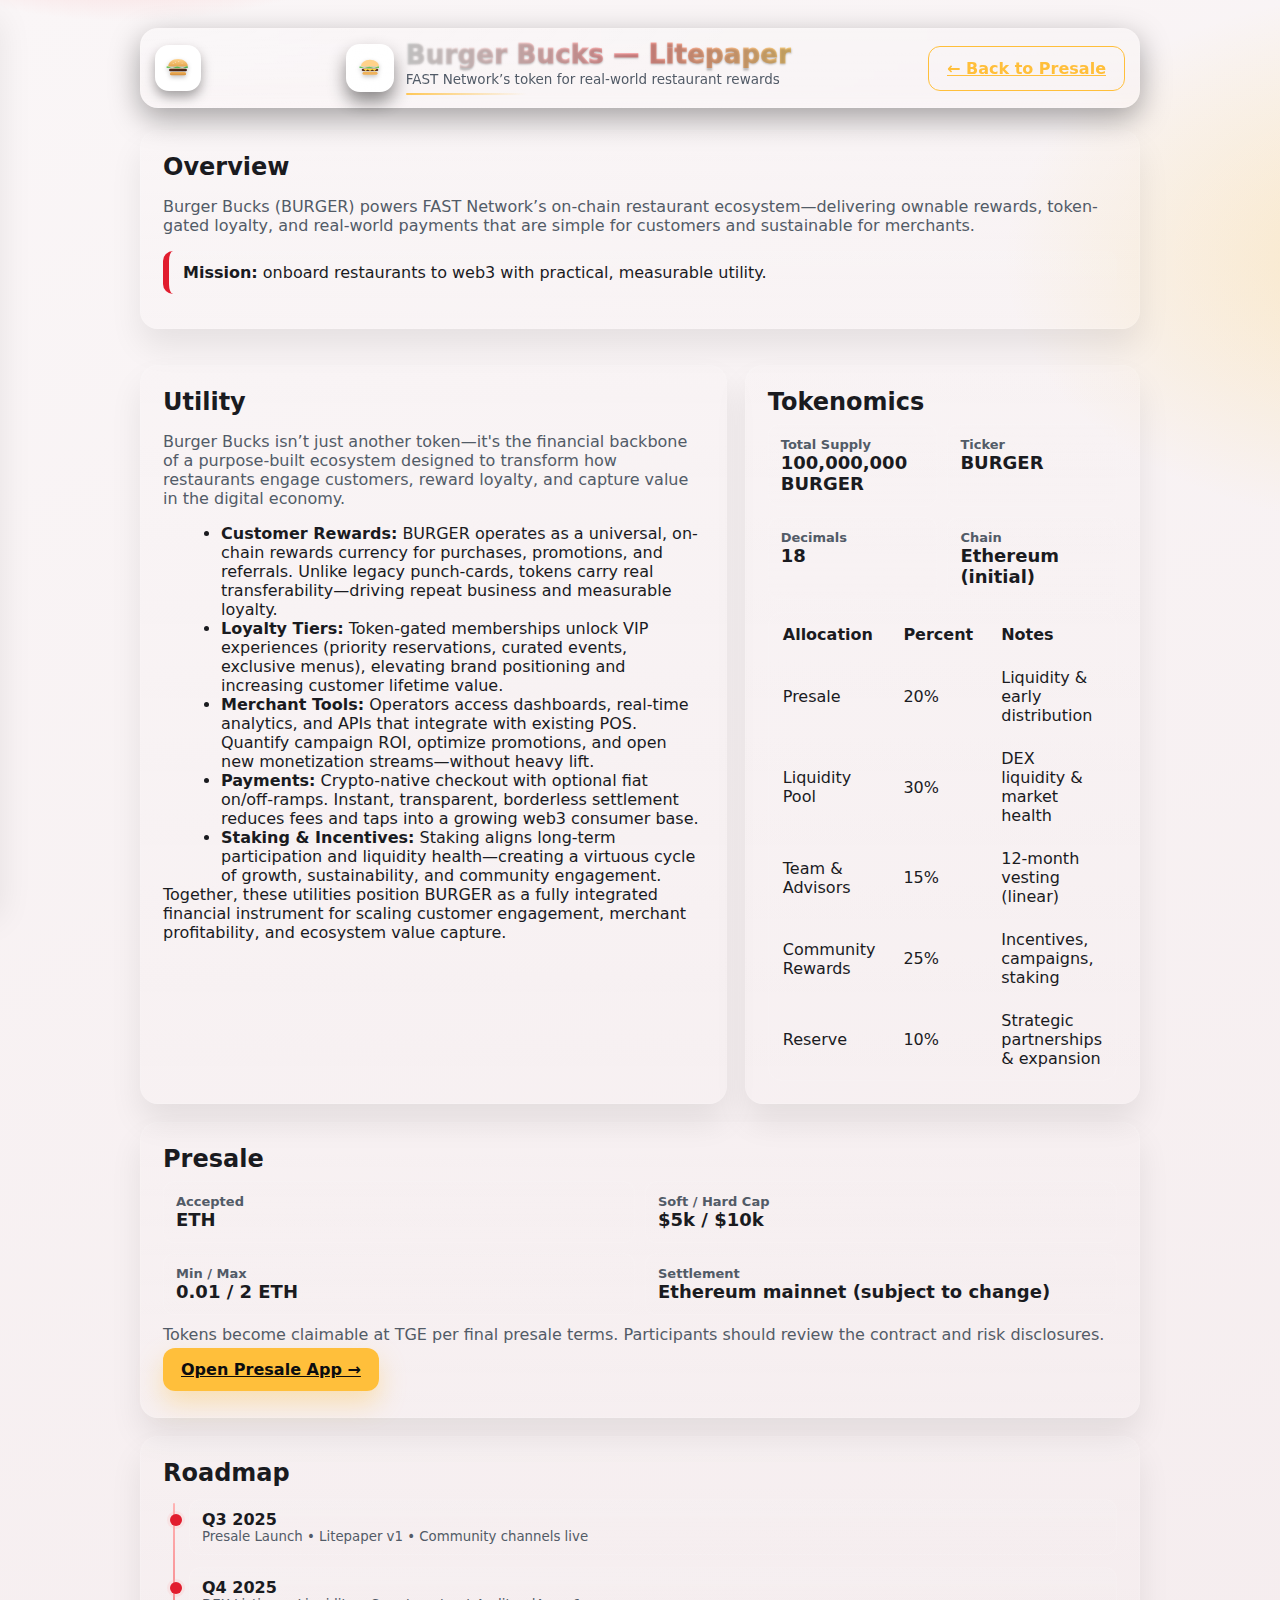
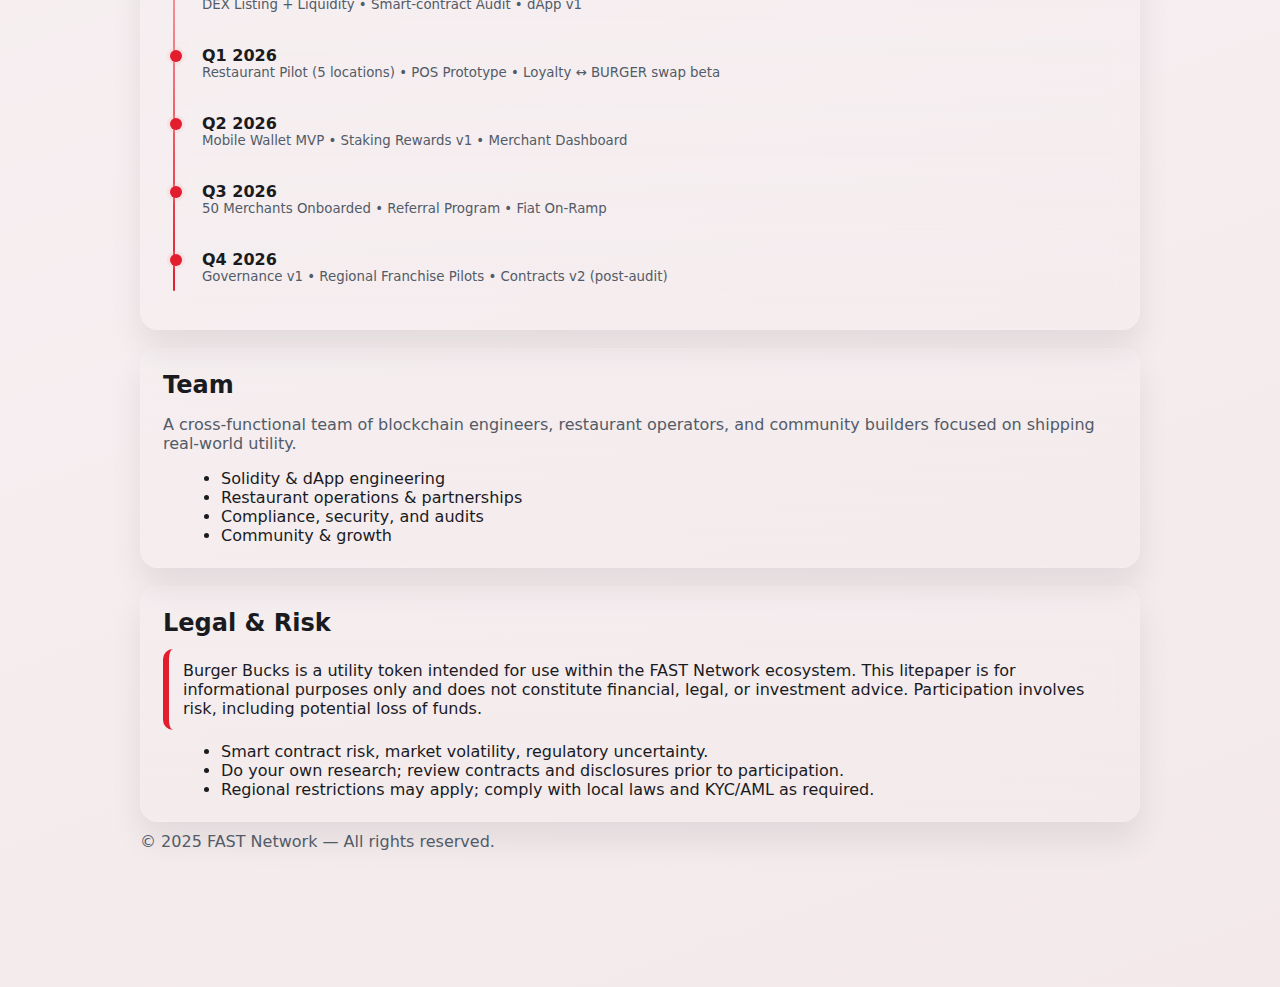
<file: html/bb-lp.html>
<!DOCTYPE html>
<html lang="en">
<head>
  <meta charset="UTF-8"/>
  <meta name="viewport" content="width=device-width,initial-scale=1"/>
  <title>Burger Bucks — Litepaper</title>

  <style>
    :root{
      /* Burgundy base + brand */
      --bg:#2e0c12; --bg2:#42121a; --card:#1a1316;
      --text:#f2f3f5; --muted:#b7bbc3;
      --brand:#e11d2e; --brand-600:#c11224;

      /* CTA contrast (gold/amber) */
      --amber:#ffbf3b; --amber-600:#e5aa22; --ink:#0c0d0f;

      --ring:#ff676720; --radius:18px; --shadow:0 20px 40px rgba(0,0,0,.45);
      --grad-title: linear-gradient(92deg,#fff 0%,#ffd7d7 30%,#ff9f9f 60%,#ffd37e 100%);
    }
    @media (prefers-color-scheme: light){
      :root{ --bg:#faf6f7; --bg2:#f3e9eb; --card:#ffffff; --text:#1a1b1f; --muted:#525b67; --shadow:0 18px 32px rgba(0,0,0,.08) }
    }

    *{box-sizing:border-box}
    html,body{margin:0; color:var(--text); font-family:Inter, ui-sans-serif, system-ui, -apple-system, Segoe UI, Roboto, Helvetica, Arial}
    body{
      background:
        /* keep the soft bubbles */
        radial-gradient(1200px 800px at 10% -10%, #ff6363 0, transparent 35%),
        radial-gradient(900px 600px at 110% 10%, #ffb70333 0, transparent 45%),
        /* burgundy base */
        linear-gradient(160deg, var(--bg), var(--bg2));
    }
    .container{max-width:1040px; margin:0 auto; padding:28px 20px 120px}

    /* ===== Header ===== */
    header.site-header{
      position: sticky; top: 0; z-index: 100;
      display:flex; align-items:center; justify-content:space-between; gap:10px;
      padding: 12px 14px; margin-bottom: 22px;
      border: 1px solid #ffffff22; border-radius: 18px;
      background:
        radial-gradient(100% 180% at 0% 0%, rgba(255,255,255,.10), rgba(255,255,255,.03) 60%),
        linear-gradient(180deg, rgba(255,255,255,.07), rgba(255,255,255,.03));
      backdrop-filter: blur(7px);
      box-shadow: 0 10px 30px rgba(0,0,0,.35), inset 0 1px 0 rgba(255,255,255,.06);
    }
    .brand{display:flex; align-items:center; gap:12px}
    .logo-chip{
      width:48px; height:48px; border-radius:14px; display:grid; place-items:center;
      background: radial-gradient(120% 120% at 20% 10%, #ffffff22, #0000), var(--card);
      border:1px solid #ffffff24; box-shadow:0 10px 18px rgba(0,0,0,.45); overflow:hidden;
    }
    .title{
      margin:0; line-height:1.05; font-size:26px; font-weight:1000; letter-spacing:.2px;
      background: var(--grad-title); -webkit-background-clip:text; background-clip:text; color:transparent;
      text-shadow: 0 1px 2px rgba(0,0,0,.25);
    }
    .subtitle{ display:block; font-size:13.5px; color:var(--muted); margin-top:3px; font-weight:500 }
    .subtitle:after{
      content:""; display:block; height:2px; width:120px; margin-top:6px;
      background: linear-gradient(90deg, var(--amber), transparent); border-radius:999px; opacity:.85;
    }

    /* Buttons */
    .btn{background:var(--amber); color:var(--ink); padding:12px 18px; border-radius:12px; font-weight:900; border:none; cursor:pointer; box-shadow:0 12px 26px rgba(255,191,59,.35)}
    .btn:hover{background:var(--amber-600)}
    .btn.secondary{background:transparent; color:var(--amber); border:1.6px solid var(--amber); box-shadow:none}

    /* Menu button (burger) */
    .icon-btn{
      appearance:none; border:0; background:var(--card); cursor:pointer;
      display:inline-flex; align-items:center; justify-content:center;
      width:46px; height:46px; margin-right:8px; border-radius:14px;
      transition: transform .22s ease, background .22s ease, box-shadow .22s ease, opacity .25s ease;
      box-shadow:0 6px 12px rgba(0,0,0,.35);
    }
    .icon-btn:hover{ background:var(--amber); transform:translateY(-2px); box-shadow:0 10px 18px rgba(0,0,0,.45) }
    .icon-btn.fade-out{ opacity:0; pointer-events:none }
    .icon-btn.fade-in{ opacity:1 }
    .burger-svg{ display:block; filter: drop-shadow(0 2px 2px rgba(0,0,0,.25)); transition: transform .25s ease }
    .icon-btn:hover .burger-svg{ transform: translateY(-1px) }

    /* Sidenav */
    .sidenav{position:fixed; z-index:120; inset:0 auto 0 0; width:280px; max-width:86vw; background:var(--card); border-right:1px solid #ffffff22; box-shadow:var(--shadow); transform:translateX(-100%); transition:transform .25s ease; display:flex; flex-direction:column}
    .sidenav.open{transform:translateX(0)}
    .sidenav-header{display:flex; align-items:center; justify-content:space-between; padding:14px; border-bottom:1px solid #ffffff18; background:linear-gradient(180deg, rgba(255,255,255,.06), rgba(255,255,255,.02))}
    .sidenav-brand{ display:flex; align-items:center; gap:10px; color:var(--text) }
    .logo-chip.small{width:36px; height:36px; border-radius:10px}
    .sidenav ul{list-style:none; margin:0; padding:10px}
    .sidenav li{margin:6px 0}
    .sidenav a{display:block; padding:10px 12px; border-radius:10px; text-decoration:none; color:var(--text); background:linear-gradient(180deg, rgba(255,255,255,.06), rgba(255,255,255,.02)); border:1px solid #ffffff12}
    .sidenav a:hover{border-color:#ffffff28; transform:translateX(2px)}
    .scrim{position:fixed; inset:0; z-index:110; background:rgba(0,0,0,.55); backdrop-filter:blur(1.5px)}
    body.nav-open{ overflow:hidden }

    /* Cards & layout */
    .card{background:linear-gradient(180deg, rgba(255,255,255,.06), rgba(255,255,255,.02)); border:1px solid #ffffff18; border-radius:var(--radius); box-shadow:var(--shadow); padding:22px; margin-top:18px}
    .h2{margin:0 0 8px}
    .muted{color:var(--muted)}
    .grid{display:grid; grid-template-columns:1fr; gap:18px; margin-top:18px}
    @media (min-width:980px){ .grid-2{grid-template-columns:1.2fr .8fr} }
    ul.clean{margin:8px 0 0 18px}

    /* Key-value blocks */
    .kv{display:grid; grid-template-columns:1fr 1fr; gap:10px}
    .kv div{background:linear-gradient(180deg, rgba(255,255,255,.06), rgba(255,255,255,.02)); border:1px solid #ffffff12; border-radius:12px; padding:12px}
    .kv strong{display:block; font-size:13px; color:var(--muted)}
    .kv span{font-weight:800; font-size:18px}

    /* Roadmap timeline */
    .timeline{position:relative; margin-top:6px; padding-left:26px}
    .timeline:before{content:""; position:absolute; left:10px; top:4px; bottom:4px; width:2px; background:linear-gradient(#ffb4b4, var(--brand)); border-radius:2px}
    .milestone{position:relative; margin:12px 0; padding:10px 12px; border-radius:12px; border:1px solid #ffffff18; background:linear-gradient(180deg, rgba(255,255,255,.08), rgba(255,255,255,.02))}
    .milestone:before{content:""; position:absolute; left:-20px; top:14px; width:12px; height:12px; border-radius:50%; background:var(--brand); box-shadow:0 0 0 3px #ffb4b433}
    .milestone small{display:block; color:var(--muted)}

    /* Print */
    @media print{
      body{background:#fff; color:#000}
      header.site-header, .scrim, .icon-btn { display:none !important }
      .card{border:1px solid #ddd; box-shadow:none}
      a{color:#000}
    }
  </style>
</head>
<body id="top">
  <div class="container">
    <!-- ===== Header ===== -->
    <header class="site-header">
      <button id="menuBtn" class="icon-btn" aria-label="Open menu" aria-controls="sideNav" aria-expanded="false">
        <!-- Delicious burger SVG -->
        <svg class="burger-svg" width="26" height="26" viewBox="0 0 64 64" aria-hidden="true">
          <defs>
            <linearGradient id="bunTop" x1="0" y1="0" x2="0" y2="1"><stop offset="0%" stop-color="#ffd28a"/><stop offset="100%" stop-color="#e5a64e"/></linearGradient>
            <linearGradient id="bunBottom" x1="0" y1="0" x2="0" y2="1"><stop offset="0%" stop-color="#f0b25a"/><stop offset="100%" stop-color="#d38d3a"/></linearGradient>
            <linearGradient id="patty" x1="0" y1="0" x2="1" y2="1"><stop offset="0%" stop-color="#5a2e1b"/><stop offset="100%" stop-color="#3d1e12"/></linearGradient>
            <linearGradient id="cheese" x1="0" y1="0" x2="1" y2="1"><stop offset="0%" stop-color="#ffd93b"/><stop offset="100%" stop-color="#ffb703"/></linearGradient>
            <linearGradient id="lettuce" x1="0" y1="0" x2="1" y2="1"><stop offset="0%" stop-color="#8bd66a"/><stop offset="100%" stop-color="#3aa74b"/></linearGradient>
          </defs>
          <path d="M8 28c0-10 10-18 24-18s24 8 24 18H8z" fill="url(#bunTop)"/>
          <g fill="#fff" fill-opacity=".85"><circle cx="26" cy="18" r="1.1"/><circle cx="34" cy="16" r="1.1"/><circle cx="42" cy="20" r="1.1"/><circle cx="20" cy="21" r="1.1"/></g>
          <path d="M12 30c4 3 8 2 12 0s8-2 12 0 8 3 12 0c4-3 8-2 8-2v4H4v-4s4-1 8 2z" fill="url(#lettuce)"/>
          <path d="M14 34h36l-6 6-6-4-6 4-6-4-6 4z" fill="url(#cheese)"/>
          <rect x="10" y="34" width="44" height="6" rx="3" fill="url(#patty)"/>
          <rect x="12" y="42" width="40" height="8" rx="4" fill="url(#bunBottom)"/>
        </svg>
      </button>

      <div class="brand">
        <div class="logo-chip">
          <svg class="burger-svg" width="24" height="24" viewBox="0 0 64 64" aria-hidden="true">
            <path d="M8 28c0-10 10-18 24-18s24 8 24 18H8z" fill="#ffd28a"/>
            <rect x="10" y="34" width="44" height="6" rx="3" fill="#5a2e1b"/>
            <path d="M14 34h36l-6 6-6-4-6 4-6-4-6 4z" fill="#ffd93b"/>
            <path d="M12 30c4 3 8 2 12 0s8-2 12 0 8 3 12 0c4-3 8-2 8-2v4H4v-4s4-1 8 2z" fill="#69c65a"/>
            <rect x="12" y="42" width="40" height="8" rx="4" fill="#f0b25a"/>
          </svg>
        </div>
        <div>
          <h1 class="title">Burger Bucks — Litepaper</h1>
          <span class="subtitle">FAST Network’s token for real-world restaurant rewards</span>
        </div>
      </div>

      <div class="cta">
        <a class="btn secondary" href="index.html">← Back to Presale</a>
      </div>
    </header>

    <!-- ===== Sidenav ===== -->
    <nav id="sideNav" class="sidenav" aria-hidden="true">
      <div class="sidenav-header">
        <div class="sidenav-brand">
          <div class="logo-chip small">
            <svg class="burger-svg" width="22" height="22" viewBox="0 0 64 64" aria-hidden="true">
              <path d="M8 28c0-10 10-18 24-18s24 8 24 18H8z" fill="#ffd28a"/>
              <rect x="10" y="34" width="44" height="6" rx="3" fill="#5a2e1b"/>
              <path d="M14 34h36l-6 6-6-4-6 4-6-4-6 4z" fill="#ffd93b"/>
              <path d="M12 30c4 3 8 2 12 0s8-2 12 0 8 3 12 0c4-3 8-2 8-2v4H4v-4s4-1 8 2z" fill="#69c65a"/>
              <rect x="12" y="42" width="40" height="8" rx="4" fill="#f0b25a"/>
            </svg>
          </div>
          <strong>Navigate</strong>
        </div>
        <button id="closeNav" class="icon-btn" style="width:40px;height:40px;border-radius:10px" aria-label="Close menu">✕</button>
      </div>
      <ul>
        <li><a href="#overview" data-close-nav>Overview</a></li>
        <li><a href="#utility" data-close-nav>Utility</a></li>
        <li><a href="#tokenomics" data-close-nav>Tokenomics</a></li>
        <li><a href="#presale" data-close-nav>Presale</a></li>
        <li><a href="#roadmap" data-close-nav>Roadmap</a></li>
        <li><a href="#team" data-close-nav>Team</a></li>
        <li><a href="#legal" data-close-nav>Legal</a></li>
        <li><a href="index.html" data-close-nav>Open Presale App →</a></li>
      </ul>
    </nav>
    <div id="navScrim" class="scrim" hidden></div>

    <!-- ===== CONTENT ===== -->

    <section class="card" id="overview">
      <h2 class="h2">Overview</h2>
      <p class="lede muted">
        Burger Bucks (BURGER) powers FAST Network’s on-chain restaurant ecosystem—delivering ownable rewards,
        token-gated loyalty, and real-world payments that are simple for customers and sustainable for merchants.
      </p>
      <div class="note" style="border-left:6px solid var(--brand); background:linear-gradient(180deg, rgba(255,255,255,.06), rgba(255,255,255,.02)); border-radius:10px; padding:12px 14px; margin:12px 0">
        <strong>Mission:</strong> onboard restaurants to web3 with practical, measurable utility.
      </div>
    </section>

    <div class="grid grid-2">
      <section class="card" id="utility">
        <h2 class="h2">Utility</h2>
        <p class="muted">
          Burger Bucks isn’t just another token—it's the financial backbone of a purpose-built ecosystem designed to
          transform how restaurants engage customers, reward loyalty, and capture value in the digital economy.
        </p>
        <ul class="clean">
          <li>
            <strong>Customer Rewards:</strong> BURGER operates as a universal, on-chain rewards currency for purchases,
            promotions, and referrals. Unlike legacy punch-cards, tokens carry real transferability—driving repeat
            business and measurable loyalty.
          </li>
          <li>
            <strong>Loyalty Tiers:</strong> Token-gated memberships unlock VIP experiences (priority reservations, curated
            events, exclusive menus), elevating brand positioning and increasing customer lifetime value.
          </li>
          <li>
            <strong>Merchant Tools:</strong> Operators access dashboards, real-time analytics, and APIs that integrate with
            existing POS. Quantify campaign ROI, optimize promotions, and open new monetization streams—without heavy lift.
          </li>
          <li>
            <strong>Payments:</strong> Crypto-native checkout with optional fiat on/off-ramps. Instant, transparent,
            borderless settlement reduces fees and taps into a growing web3 consumer base.
          </li>
          <li>
            <strong>Staking & Incentives:</strong> Staking aligns long-term participation and liquidity health—creating a
            virtuous cycle of growth, sustainability, and community engagement.
          </li>
        </ul>
        <div class="note">
          Together, these utilities position BURGER as a fully integrated financial instrument for scaling customer
          engagement, merchant profitability, and ecosystem value capture.
        </div>
      </section>

      <section class="card" id="tokenomics">
        <h2 class="h2">Tokenomics</h2>
        <div class="kv" style="margin-top:8px">
          <div><strong>Total Supply</strong><span>100,000,000 BURGER</span></div>
          <div><strong>Ticker</strong><span>BURGER</span></div>
          <div><strong>Decimals</strong><span>18</span></div>
          <div><strong>Chain</strong><span>Ethereum (initial)</span></div>
        </div>
        <table style="margin-top:12px; width:100%; border-collapse:separate; border-spacing:0; overflow:hidden; border-radius:14px; border:1px solid #ffffff1a">
          <thead><tr><th style="padding:12px 14px; background:rgba(255,255,255,.06); text-align:left">Allocation</th><th style="padding:12px 14px; background:rgba(255,255,255,.06); text-align:left">Percent</th><th style="padding:12px 14px; background:rgba(255,255,255,.06); text-align:left">Notes</th></tr></thead>
          <tbody>
            <tr><td style="padding:12px 14px">Presale</td><td style="padding:12px 14px">20%</td><td style="padding:12px 14px">Liquidity & early distribution</td></tr>
            <tr style="background:rgba(255,255,255,.03)"><td style="padding:12px 14px">Liquidity Pool</td><td style="padding:12px 14px">30%</td><td style="padding:12px 14px">DEX liquidity & market health</td></tr>
            <tr><td style="padding:12px 14px">Team & Advisors</td><td style="padding:12px 14px">15%</td><td style="padding:12px 14px">12-month vesting (linear)</td></tr>
            <tr style="background:rgba(255,255,255,.03)"><td style="padding:12px 14px">Community Rewards</td><td style="padding:12px 14px">25%</td><td style="padding:12px 14px">Incentives, campaigns, staking</td></tr>
            <tr><td style="padding:12px 14px">Reserve</td><td style="padding:12px 14px">10%</td><td style="padding:12px 14px">Strategic partnerships & expansion</td></tr>
          </tbody>
        </table>
      </section>
    </div>

    <section class="card" id="presale">
      <h2 class="h2">Presale</h2>
      <div class="kv" style="margin-top:8px">
        <div><strong>Accepted</strong><span>ETH</span></div>
        <div><strong>Soft / Hard Cap</strong><span>$5k / $10k</span></div>
        <div><strong>Min / Max</strong><span>0.01 / 2 ETH</span></div>
        <div><strong>Settlement</strong><span>Ethereum mainnet (subject to change)</span></div>
      </div>
      <p class="muted" style="margin-top:10px">
        Tokens become claimable at TGE per final presale terms. Participants should review the contract and risk disclosures.
      </p>
      <p style="margin-top:12px">
        <a class="btn" href="index.html">Open Presale App →</a>
      </p>
    </section>

    <!-- Updated 6-step Roadmap -->
    <section class="card" id="roadmap">
      <h2 class="h2">Roadmap</h2>
      <div class="timeline">
        <div class="milestone"><strong>Q3 2025</strong><small>Presale Launch • Litepaper v1 • Community channels live</small></div>
        <div class="milestone"><strong>Q4 2025</strong><small>DEX Listing + Liquidity • Smart-contract Audit • dApp v1</small></div>
        <div class="milestone"><strong>Q1 2026</strong><small>Restaurant Pilot (5 locations) • POS Prototype • Loyalty ↔ BURGER swap beta</small></div>
        <div class="milestone"><strong>Q2 2026</strong><small>Mobile Wallet MVP • Staking Rewards v1 • Merchant Dashboard</small></div>
        <div class="milestone"><strong>Q3 2026</strong><small>50 Merchants Onboarded • Referral Program • Fiat On-Ramp</small></div>
        <div class="milestone"><strong>Q4 2026</strong><small>Governance v1 • Regional Franchise Pilots • Contracts v2 (post-audit)</small></div>
      </div>
    </section>

    <section class="card" id="team">
      <h2 class="h2">Team</h2>
      <p class="muted">A cross-functional team of blockchain engineers, restaurant operators, and community builders focused on shipping real-world utility.</p>
      <ul class="clean">
        <li>Solidity & dApp engineering</li>
        <li>Restaurant operations & partnerships</li>
        <li>Compliance, security, and audits</li>
        <li>Community & growth</li>
      </ul>
    </section>

    <section class="card" id="legal">
      <h2 class="h2">Legal & Risk</h2>
      <div class="note" style="border-left:6px solid var(--brand); background:linear-gradient(180deg, rgba(255,255,255,.06), rgba(255,255,255,.02)); border-radius:10px; padding:12px 14px; margin:12px 0">
        Burger Bucks is a utility token intended for use within the FAST Network ecosystem. This litepaper is for informational
        purposes only and does not constitute financial, legal, or investment advice. Participation involves risk, including potential
        loss of funds.
      </div>
      <ul class="clean">
        <li>Smart contract risk, market volatility, regulatory uncertainty.</li>
        <li>Do your own research; review contracts and disclosures prior to participation.</li>
        <li>Regional restrictions may apply; comply with local laws and KYC/AML as required.</li>
      </ul>
    </section>

    <p class="muted" style="margin-top:10px">© 2025 FAST Network — All rights reserved.</p>
  </div>

  <!-- ===== Drawer Logic (same UX as index) ===== -->
  <script>
    const menuBtn = document.getElementById('menuBtn');
    const sideNav = document.getElementById('sideNav');
    const closeNav = document.getElementById('closeNav');
    const navScrim = document.getElementById('navScrim');

    function fadeOutBurger(){ menuBtn?.classList.add('fade-out'); }
    function showBurger(){ menuBtn?.classList.remove('fade-out'); menuBtn?.classList.add('fade-in'); setTimeout(()=>menuBtn?.classList.remove('fade-in'), 250); }

    function openNav(){
      sideNav?.classList.add('open');
      if (navScrim) navScrim.hidden = false;
      menuBtn?.setAttribute('aria-expanded','true');
      sideNav?.setAttribute('aria-hidden','false');
      document.body.classList.add('nav-open');
      fadeOutBurger();
    }
    function closeNavNow(){
      sideNav?.classList.remove('open');
      if (navScrim) navScrim.hidden = true;
      menuBtn?.setAttribute('aria-expanded','false');
      sideNav?.setAttribute('aria-hidden','true');
      document.body.classList.remove('nav-open');
      showBurger();
    }

    menuBtn?.addEventListener('click', () => sideNav?.classList.contains('open') ? closeNavNow() : openNav());
    closeNav?.addEventListener('click', closeNavNow);
    navScrim?.addEventListener('click', closeNavNow);

    // Smooth-scroll & close on nav link click
    sideNav?.addEventListener('click', (e)=>{
      const a = e.target.closest('a[data-close-nav]');
      if(!a) return;
      e.preventDefault();
      const id = (a.getAttribute('href')||'').replace('#','');
      closeNavNow();
      if (id) document.getElementById(id)?.scrollIntoView({behavior:'smooth', block:'start'});
    });

    document.addEventListener('keydown', (e)=>{ if(e.key==='Escape' && sideNav?.classList.contains('open')) closeNavNow(); });
  </script>
</body>
</html>
</file>
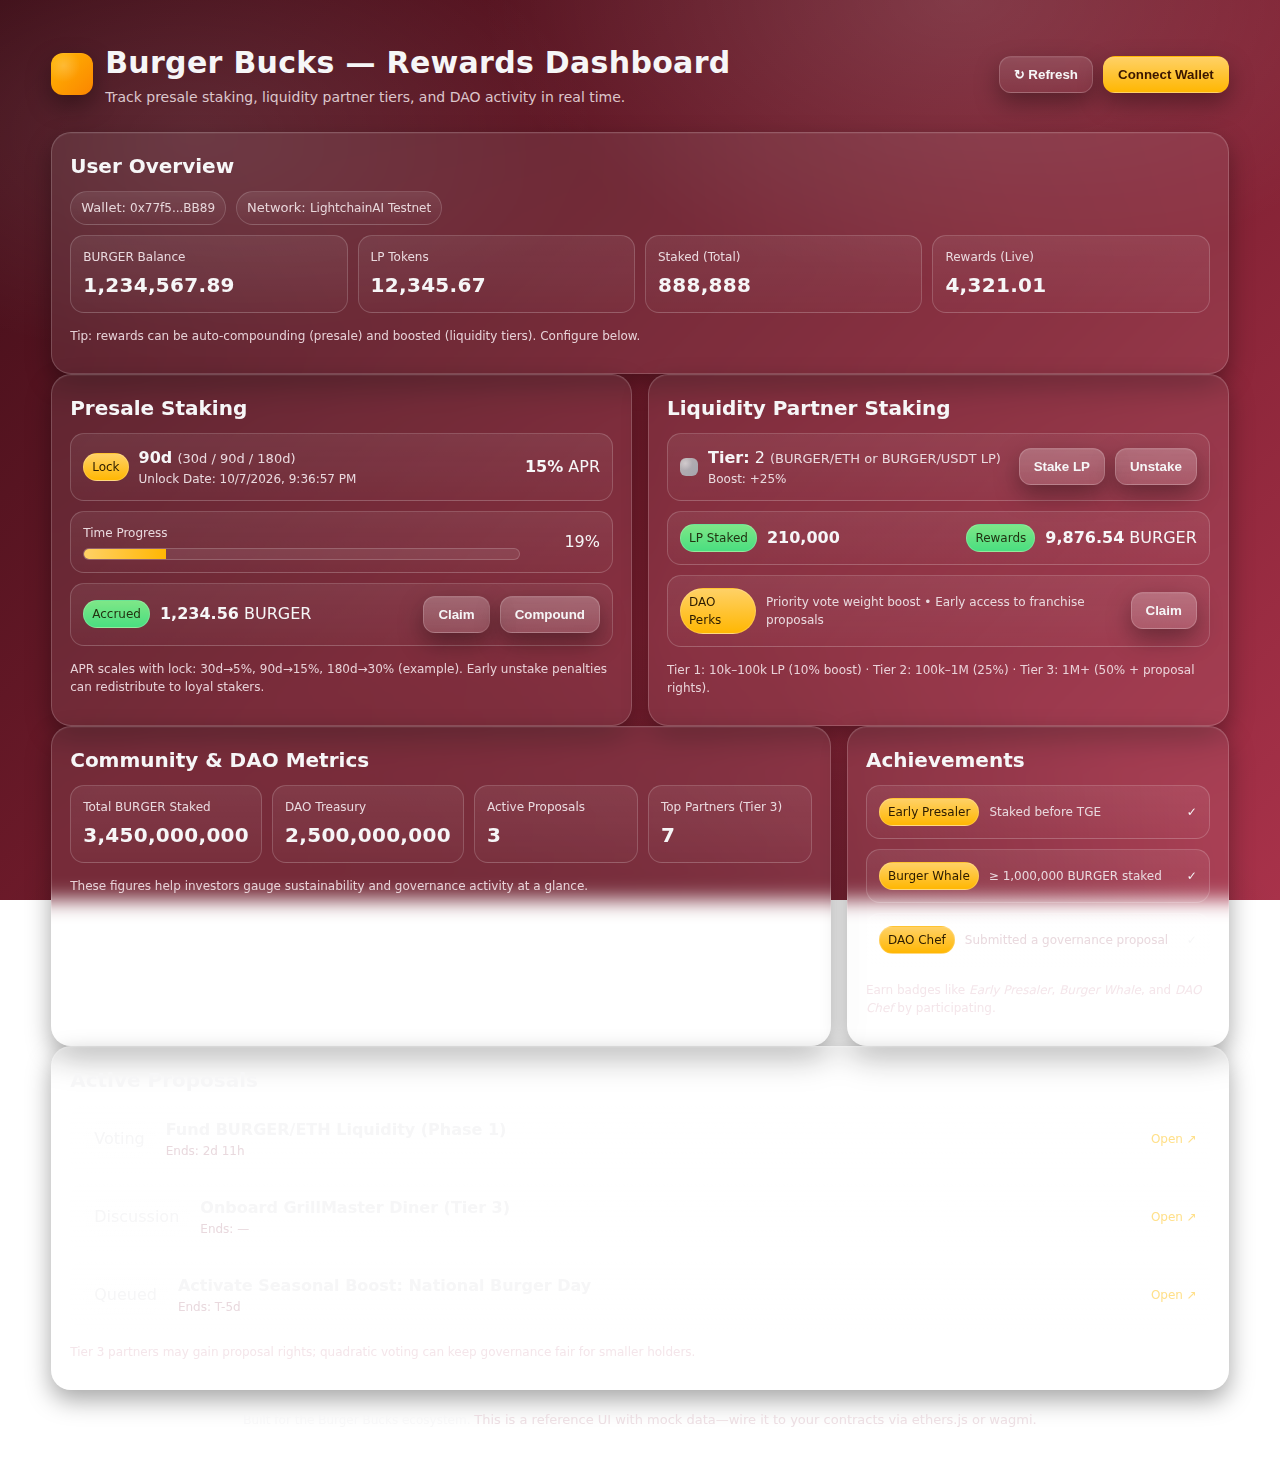
<file: html/dashboard.html>
<!doctype html>
<html lang="en">
<head>
  <meta charset="utf-8" />
  <meta name="viewport" content="width=device-width, initial-scale=1" />
  <title>Burger Bucks — Rewards Dashboard</title>
  <style>
    :root{
      --bg-1: #3e0d17;   /* deep burgundy */
      --bg-2: #7a1e2f;   /* mid burgundy */
      --bg-3: #a8324a;   /* highlight burgundy */
      --card: rgba(255,255,255,.08);
      --stroke: rgba(255,255,255,.18);
      --text: #f6f6f7;
      --muted: #e9d9de;
      --accent: #ffd166; /* warm accent for highlights */
      --good: #7ee787;
      --warn: #ffd54d;
      --bad:  #ff7b72;
      --shadow: 0 10px 25px rgba(0,0,0,.35), inset 0 1px 0 rgba(255,255,255,.05);
      --radius: 20px;
      --blur: 10px;
    }

    /* Reflective burgundy backdrop (subtle sheen + vignette) */
    body{
      margin:0;
      color:var(--text);
      font: 500 16px/1.5 Inter, ui-sans-serif, system-ui, -apple-system, Segoe UI, Roboto, "Helvetica Neue", Arial, "Apple Color Emoji","Segoe UI Emoji","Segoe UI Symbol";
      min-height:100dvh;
      background:
        radial-gradient(1200px 700px at 75% 0%, rgba(255,255,255,.14), transparent 40%),
        radial-gradient(900px 500px at 15% 15%, rgba(255,255,255,.1), transparent 45%),
        radial-gradient(1400px 900px at 50% 120%, rgba(0,0,0,.35), transparent 50%),
        linear-gradient(135deg, var(--bg-1), var(--bg-2) 55%, var(--bg-3));
      background-attachment: fixed;
    }

    .container{
      width:min(1200px, 92vw);
      margin: clamp(16px, 4vw, 40px) auto;
    }

    header{
      display:flex;
      align-items:center;
      justify-content:space-between;
      gap:16px;
      margin-bottom:24px;
    }

    .brand{
      display:flex;
      align-items:center;
      gap:12px;
    }
    .logo{
      width:42px;height:42px;border-radius:12px;
      background:
        radial-gradient(circle at 30% 30%, #fff3, #fff0 40%),
        linear-gradient(135deg, #ffb703, #fb8500);
      box-shadow: var(--shadow);
    }
    h1{
      margin:0;
      font-size: clamp(22px, 3.4vw, 30px);
      letter-spacing:.3px;
    }
    .subtitle{
      margin:2px 0 0;
      font-size:14px;color:var(--muted);opacity:.9;
    }

    .actions{
      display:flex; gap:10px; flex-wrap:wrap;
    }
    .btn{
      appearance:none;border:1px solid var(--stroke);
      background:linear-gradient(180deg, rgba(255,255,255,.12), rgba(255,255,255,.03));
      color:var(--text);
      padding:10px 14px;border-radius:12px;cursor:pointer;
      box-shadow: var(--shadow);
      backdrop-filter: blur(var(--blur));
      transition: transform .08s ease, border-color .2s ease, background .2s ease;
      font-weight:600;
    }
    .btn:hover{ transform: translateY(-1px); border-color:#ffffff50; }
    .btn:active{ transform: translateY(1px) scale(.99); }
    .btn.primary{ border-color:transparent; background:linear-gradient(180deg, #ffd166, #ffb703); color:#3a1600; }

    /* Grid layout */
    .grid{
      display:grid;
      grid-template-columns: repeat(12, 1fr);
      gap:16px;
    }

    /* Bubble cards (glassmorphism) */
    .card{
      grid-column: span 12;
      background: var(--card);
      border: 1px solid var(--stroke);
      border-radius: var(--radius);
      box-shadow: var(--shadow);
      backdrop-filter: blur(var(--blur));
      padding:18px 18px 16px;
    }
    @media (min-width: 900px){
      .span-6{ grid-column: span 6; }
      .span-4{ grid-column: span 4; }
      .span-8{ grid-column: span 8; }
    }

    .card h2{
      margin:0 0 10px;
      font-size: clamp(18px, 2.5vw, 20px);
    }
    .meta{
      display:flex; gap:10px; flex-wrap:wrap; margin-bottom:10px;
      color:#f5e9ec; opacity:.9; font-size:13px;
    }
    .pill{
      border:1px solid var(--stroke);
      background:linear-gradient(180deg, rgba(255,255,255,.1), rgba(255,255,255,.02));
      padding:6px 10px; border-radius:999px;
    }

    /* Stats */
    .stats{ display:grid; grid-template-columns: repeat(2, 1fr); gap:10px; }
    @media (min-width: 720px){ .stats{ grid-template-columns: repeat(4, 1fr);} }
    .stat{
      border: 1px solid var(--stroke);
      background:linear-gradient(180deg, rgba(255,255,255,.07), rgba(255,255,255,.02));
      border-radius:14px; padding:12px;
    }
    .stat .label{ font-size:12px; color:var(--muted); }
    .stat .value{ font-size:20px; font-weight:800; margin-top:4px; letter-spacing:.3px; }

    /* Progress */
    .progress{
      width:100%; height:10px; border-radius:999px;
      background: rgba(255,255,255,.08);
      border:1px solid var(--stroke); overflow:hidden;
    }
    .progress > i{
      display:block; height:100%;
      background: linear-gradient(90deg, var(--accent), #ffb703);
      width:0%;
      transition: width .6s cubic-bezier(.2,.8,.2,1);
    }

    /* List styles */
    .list{ display:grid; gap:10px; }
    .row{
      display:flex; align-items:center; justify-content:space-between; gap:12px;
      border:1px solid var(--stroke);
      background:linear-gradient(180deg, rgba(255,255,255,.07), rgba(255,255,255,.02));
      border-radius:14px; padding:12px;
    }
    .left{ display:flex; align-items:center; gap:10px; min-width:0; }
    .tag{
      font-size:12px; padding:4px 8px; border-radius:999px;
      border:1px solid var(--stroke); color:#231;
      background:linear-gradient(180deg, #7ee787, #4ade80);
    }
    .badge{
      font-size:12px; padding:4px 8px; border-radius:999px;
      border:1px solid var(--stroke); color:#2b1b00;
      background:linear-gradient(180deg, #ffd166, #ffb703);
    }
    .muted{ color:var(--muted); font-size:13px; }

    /* Footer / helper text */
    .helper{ margin-top:14px; color:#f3e3e8; font-size:12px; opacity:.9; }

    /* Small inline icons */
    .ico{ width:18px; height:18px; display:inline-block; vertical-align:-3px; opacity:.9; }
    .tier-1{ background: radial-gradient(circle at 30% 30%, #fff7, #fff0 40%), linear-gradient(135deg, #cfd9df, #e2ebf0); border-radius:6px; }
    .tier-2{ background: radial-gradient(circle at 30% 30%, #fff7, #fff0 40%), linear-gradient(135deg, #c0c0c0, #a8b0b8); border-radius:6px; }
    .tier-3{ background: radial-gradient(circle at 30% 30%, #fff7, #fff0 40%), linear-gradient(135deg, #ffd166, #ffb703); border-radius:6px; }

    a{ color:#ffe08a; text-decoration: none; }
    a:hover{ text-decoration: underline; }
    .small{ font-size:12px; }
  </style>
</head>
<body>
  <div class="container" role="main">
    <!-- Header -->
    <header>
      <div class="brand">
        <div class="logo" aria-hidden="true" title="Burger Bucks"></div>
        <div>
          <h1>Burger Bucks — Rewards Dashboard</h1>
          <p class="subtitle">Track presale staking, liquidity partner tiers, and DAO activity in real time.</p>
        </div>
      </div>
      <div class="actions">
        <button class="btn" id="refreshBtn" title="Refresh on-chain data">↻ Refresh</button>
        <button class="btn primary" id="connectBtn">Connect Wallet</button>
      </div>
    </header>

    <!-- USER OVERVIEW -->
    <section class="card" aria-labelledby="overview-title">
      <h2 id="overview-title">User Overview</h2>
      <div class="meta">
        <span class="pill">Wallet: <span id="walletLabel" class="small">Not connected</span></span>
        <span class="pill">Network: <span id="networkLabel" class="small">—</span></span>
      </div>
      <div class="stats" role="list">
        <div class="stat" role="listitem">
          <div class="label">BURGER Balance</div>
          <div class="value" id="burgerBalance">—</div>
        </div>
        <div class="stat" role="listitem">
          <div class="label">LP Tokens</div>
          <div class="value" id="lpBalance">—</div>
        </div>
        <div class="stat" role="listitem">
          <div class="label">Staked (Total)</div>
          <div class="value" id="stakedTotal">—</div>
        </div>
        <div class="stat" role="listitem">
          <div class="label">Rewards (Live)</div>
          <div class="value" id="rewardLive">—</div>
        </div>
      </div>
      <p class="helper">Tip: rewards can be auto-compounding (presale) and boosted (liquidity tiers). Configure below.</p>
    </section>

    <div class="grid">
      <!-- PRESALE STAKING -->
      <section class="card span-6" aria-labelledby="presale-title">
        <h2 id="presale-title">Presale Staking</h2>
        <div class="list">
          <div class="row">
            <div class="left">
              <span class="badge">Lock</span>
              <div>
                <div><strong id="lockTier">—</strong> <span class="muted">(30d / 90d / 180d)</span></div>
                <div class="small muted">Unlock Date: <span id="unlockDate">—</span></div>
              </div>
            </div>
            <div><strong id="apr">—</strong> APR</div>
          </div>
          <div class="row" aria-label="Progress toward unlock">
            <div style="flex:1">
              <div class="small muted" style="margin-bottom:6px;">Time Progress</div>
              <div class="progress" aria-hidden="true"><i id="progressBar"></i></div>
            </div>
            <div style="min-width:70px; text-align:right"><span id="progressPct">0%</span></div>
          </div>
          <div class="row">
            <div class="left">
              <span class="tag">Accrued</span>
              <div><strong id="presaleAccrued">—</strong> BURGER</div>
            </div>
            <div class="left">
              <button class="btn" id="claimPresaleBtn" title="Claim presale rewards">Claim</button>
              <button class="btn" id="restakeBtn" title="Compound into stake">Compound</button>
            </div>
          </div>
        </div>
        <p class="helper">APR scales with lock: 30d→5%, 90d→15%, 180d→30% (example). Early unstake penalties can redistribute to loyal stakers.</p>
      </section>

      <!-- LIQUIDITY PARTNER STAKING -->
      <section class="card span-6" aria-labelledby="lp-title">
        <h2 id="lp-title">Liquidity Partner Staking</h2>
        <div class="list">
          <div class="row">
            <div class="left">
              <span id="tierIcon" class="ico tier-1" title="Tier badge" aria-hidden="true"></span>
              <div>
                <div><strong>Tier:</strong> <span id="lpTier">—</span> <span class="muted">(BURGER/ETH or BURGER/USDT LP)</span></div>
                <div class="small muted">Boost: <span id="lpBoost">—</span></div>
              </div>
            </div>
            <div class="left">
              <button class="btn" id="stakeLpBtn" title="Stake LP tokens">Stake LP</button>
              <button class="btn" id="unstakeLpBtn" title="Unstake LP tokens">Unstake</button>
            </div>
          </div>
          <div class="row">
            <div class="left">
              <span class="tag">LP Staked</span>
              <div><strong id="lpStaked">—</strong></div>
            </div>
            <div class="left">
              <span class="tag">Rewards</span>
              <div><strong id="lpRewards">—</strong> BURGER</div>
            </div>
          </div>
          <div class="row">
            <div class="left">
              <span class="badge">DAO Perks</span>
              <div class="small muted" id="daoPerks">—</div>
            </div>
            <div>
              <button class="btn" id="claimLpBtn" title="Claim LP rewards">Claim</button>
            </div>
          </div>
        </div>
        <p class="helper">Tier 1: 10k–100k LP (10% boost) · Tier 2: 100k–1M (25%) · Tier 3: 1M+ (50% + proposal rights).</p>
      </section>
    </div>

    <div class="grid">
      <!-- COMMUNITY & DAO METRICS -->
      <section class="card span-8" aria-labelledby="community-title">
        <h2 id="community-title">Community & DAO Metrics</h2>
        <div class="stats">
          <div class="stat">
            <div class="label">Total BURGER Staked</div>
            <div class="value" id="communityStaked">—</div>
          </div>
          <div class="stat">
            <div class="label">DAO Treasury</div>
            <div class="value" id="treasuryBalance">—</div>
          </div>
          <div class="stat">
            <div class="label">Active Proposals</div>
            <div class="value" id="activeProposals">—</div>
          </div>
          <div class="stat">
            <div class="label">Top Partners (Tier 3)</div>
            <div class="value" id="topPartners">—</div>
          </div>
        </div>
        <p class="helper">These figures help investors gauge sustainability and governance activity at a glance.</p>
      </section>

      <!-- ACHIEVEMENTS / BADGES -->
      <section class="card span-4" aria-labelledby="achievements-title">
        <h2 id="achievements-title">Achievements</h2>
        <div class="list" id="badgesList">
          <!-- populated via JS -->
        </div>
        <p class="helper">Earn badges like <em>Early Presaler</em>, <em>Burger Whale</em>, and <em>DAO Chef</em> by participating.</p>
      </section>
    </div>

    <!-- PROPOSALS -->
    <section class="card" aria-labelledby="proposals-title">
      <h2 id="proposals-title">Active Proposals</h2>
      <div class="list" id="proposalsList">
        <!-- populated via JS -->
      </div>
      <p class="helper">Tier 3 partners may gain proposal rights; quadratic voting can keep governance fair for smaller holders.</p>
    </section>

    <footer class="small" style="opacity:.85; text-align:center; margin:20px 0 6px;">
      Built for the Burger Bucks ecosystem. <span class="muted">This is a reference UI with mock data—wire it to your contracts via ethers.js or wagmi.</span>
    </footer>
  </div>

  <script>
    // ================================
    // Mock Data (replace with on-chain)
    // ================================
    const MOCK = {
      wallet: "0x77f5...BB89",
      network: "LightchainAI Testnet",
      burgerBalance: 1_234_567.89,
      lpBalance: 12_345.67,
      stakedTotal: 888_888.00,
      rewardLive: 4321.01,

      presale: {
        tier: "90d",
        apr: 15,
        start: Date.now() - (1000*60*60*24*17),   // 17 days ago
        end:   Date.now() + (1000*60*60*24*73),    // 73 days left
        accrued: 1234.56
      },

      lp: {
        tier: 2,
        boostPct: 25,
        stakedLP: 210_000.00,
        rewards: 9876.54,
        daoPerks: ["Priority vote weight boost", "Early access to franchise proposals"]
      },

      community: {
        totalStaked: 3_450_000_000,
        treasury: 2_500_000_000,
        activeProposals: 3,
        topPartners: 7
      },

      achievements: [
        { name: "Early Presaler", note: "Staked before TGE" },
        { name: "Burger Whale", note: "≥ 1,000,000 BURGER staked" },
        { name: "DAO Chef", note: "Submitted a governance proposal" }
      ],

      proposals: [
        { title: "Fund BURGER/ETH Liquidity (Phase 1)", status: "Voting", endsIn: "2d 11h" },
        { title: "Onboard GrillMaster Diner (Tier 3)", status: "Discussion", endsIn: "—" },
        { title: "Activate Seasonal Boost: National Burger Day", status: "Queued", endsIn: "T-5d" }
      ]
    };

    // Utility formatters
    const fmt = (n) => n === "—" || n === undefined ? "—" :
      Intl.NumberFormat(undefined, { maximumFractionDigits: 2 }).format(n);

    function setText(id, value){ const el = document.getElementById(id); if(el) el.textContent = value; }

    function setProgress(idBar, idPct, start, end){
      const total = end - start;
      const now = Date.now();
      const elapsed = Math.max(0, Math.min(total, now - start));
      const pct = total > 0 ? (elapsed / total) * 100 : 0;
      const bar = document.getElementById(idBar);
      const pctEl = document.getElementById(idPct);
      if(bar) bar.style.width = pct.toFixed(1) + "%";
      if(pctEl) pctEl.textContent = pct.toFixed(0) + "%";
    }

    function setTierIcon(tier){
      const el = document.getElementById("tierIcon");
      el.classList.remove("tier-1","tier-2","tier-3");
      el.classList.add(tier >= 3 ? "tier-3" : tier === 2 ? "tier-2" : "tier-1");
    }

    function renderBadges(list){
      const box = document.getElementById("badgesList");
      box.innerHTML = "";
      list.forEach(({name, note})=>{
        const row = document.createElement("div");
        row.className = "row";
        row.innerHTML = `
          <div class="left">
            <span class="badge">${name}</span>
            <div class="muted small">${note}</div>
          </div>
          <div class="small">✓</div>
        `;
        box.appendChild(row);
      });
    }

    function renderProposals(list){
      const box = document.getElementById("proposalsList");
      box.innerHTML = "";
      list.forEach(({title, status, endsIn})=>{
        const row = document.createElement("div");
        row.className = "row";
        row.innerHTML = `
          <div class="left">
            <span class="pill">${status}</span>
            <div style="min-width:0">
              <div><strong>${title}</strong></div>
              <div class="muted small">Ends: ${endsIn}</div>
            </div>
          </div>
          <a class="small" href="#" title="Open in governance app">Open ↗</a>
        `;
        box.appendChild(row);
      });
    }

    // ================================
    // Initial Render (mock)
    // ================================
    function hydrate(){
      setText("walletLabel", MOCK.wallet);
      setText("networkLabel", MOCK.network);
      setText("burgerBalance", fmt(MOCK.burgerBalance));
      setText("lpBalance", fmt(MOCK.lpBalance));
      setText("stakedTotal", fmt(MOCK.stakedTotal));
      setText("rewardLive", fmt(MOCK.rewardLive));

      // Presale
      setText("lockTier", MOCK.presale.tier);
      setText("apr", MOCK.presale.apr + "%");
      setText("presaleAccrued", fmt(MOCK.presale.accrued));
      const unlock = new Date(MOCK.presale.end).toLocaleString();
      setText("unlockDate", unlock);
      setProgress("progressBar","progressPct",MOCK.presale.start, MOCK.presale.end);

      // LP
      setText("lpTier", MOCK.lp.tier);
      setText("lpBoost", "+" + MOCK.lp.boostPct + "%");
      setText("lpStaked", fmt(MOCK.lp.stakedLP));
      setText("lpRewards", fmt(MOCK.lp.rewards));
      setTierIcon(MOCK.lp.tier);
      setText("daoPerks", MOCK.lp.daoPerks.join(" • "));

      // Community
      setText("communityStaked", fmt(MOCK.community.totalStaked));
      setText("treasuryBalance", fmt(MOCK.community.treasury));
      setText("activeProposals", fmt(MOCK.community.activeProposals));
      setText("topPartners", fmt(MOCK.community.topPartners));

      // Lists
      renderBadges(MOCK.achievements);
      renderProposals(MOCK.proposals);
    }

    // Live reward counter (mock animation)
    let live = MOCK.rewardLive;
    setInterval(()=>{
      live += Math.random() * 2.5; // mock drip
      setText("rewardLive", fmt(live));
    }, 1200);

    // Buttons (stub handlers)
    document.getElementById("connectBtn").addEventListener("click", async ()=>{
      // TODO: Replace with real wallet connect (ethers.js or wagmi)
      alert("Connect wallet: integrate ethers.js or wagmi here.");
    });
    document.getElementById("refreshBtn").addEventListener("click", ()=>{
      // TODO: Call your read-only contract methods and re-hydrate with live values.
      hydrate();
    });
    document.getElementById("claimPresaleBtn").addEventListener("click", ()=>{
      // TODO: presaleStaking.claimRewards()
      alert("Claim Presale Rewards: wire to your PresaleStaking contract.");
    });
    document.getElementById("restakeBtn").addEventListener("click", ()=>{
      // TODO: presaleStaking.compound()
      alert("Compound Rewards: wire to your PresaleStaking contract.");
    });
    document.getElementById("stakeLpBtn").addEventListener("click", ()=>{
      // TODO: liquidityStaking.stake(amount)
      alert("Stake LP: open a modal to enter LP amount & call your contract.");
    });
    document.getElementById("unstakeLpBtn").addEventListener("click", ()=>{
      // TODO: liquidityStaking.unstake(amount)
      alert("Unstake LP: open a modal to enter amount & call your contract.");
    });
    document.getElementById("claimLpBtn").addEventListener("click", ()=>{
      // TODO: liquidityStaking.claimRewards()
      alert("Claim LP Rewards: wire to your LiquidityStaking contract.");
    });

    // Kickoff
    hydrate();
  </script>
</body>
</html>
</file>
